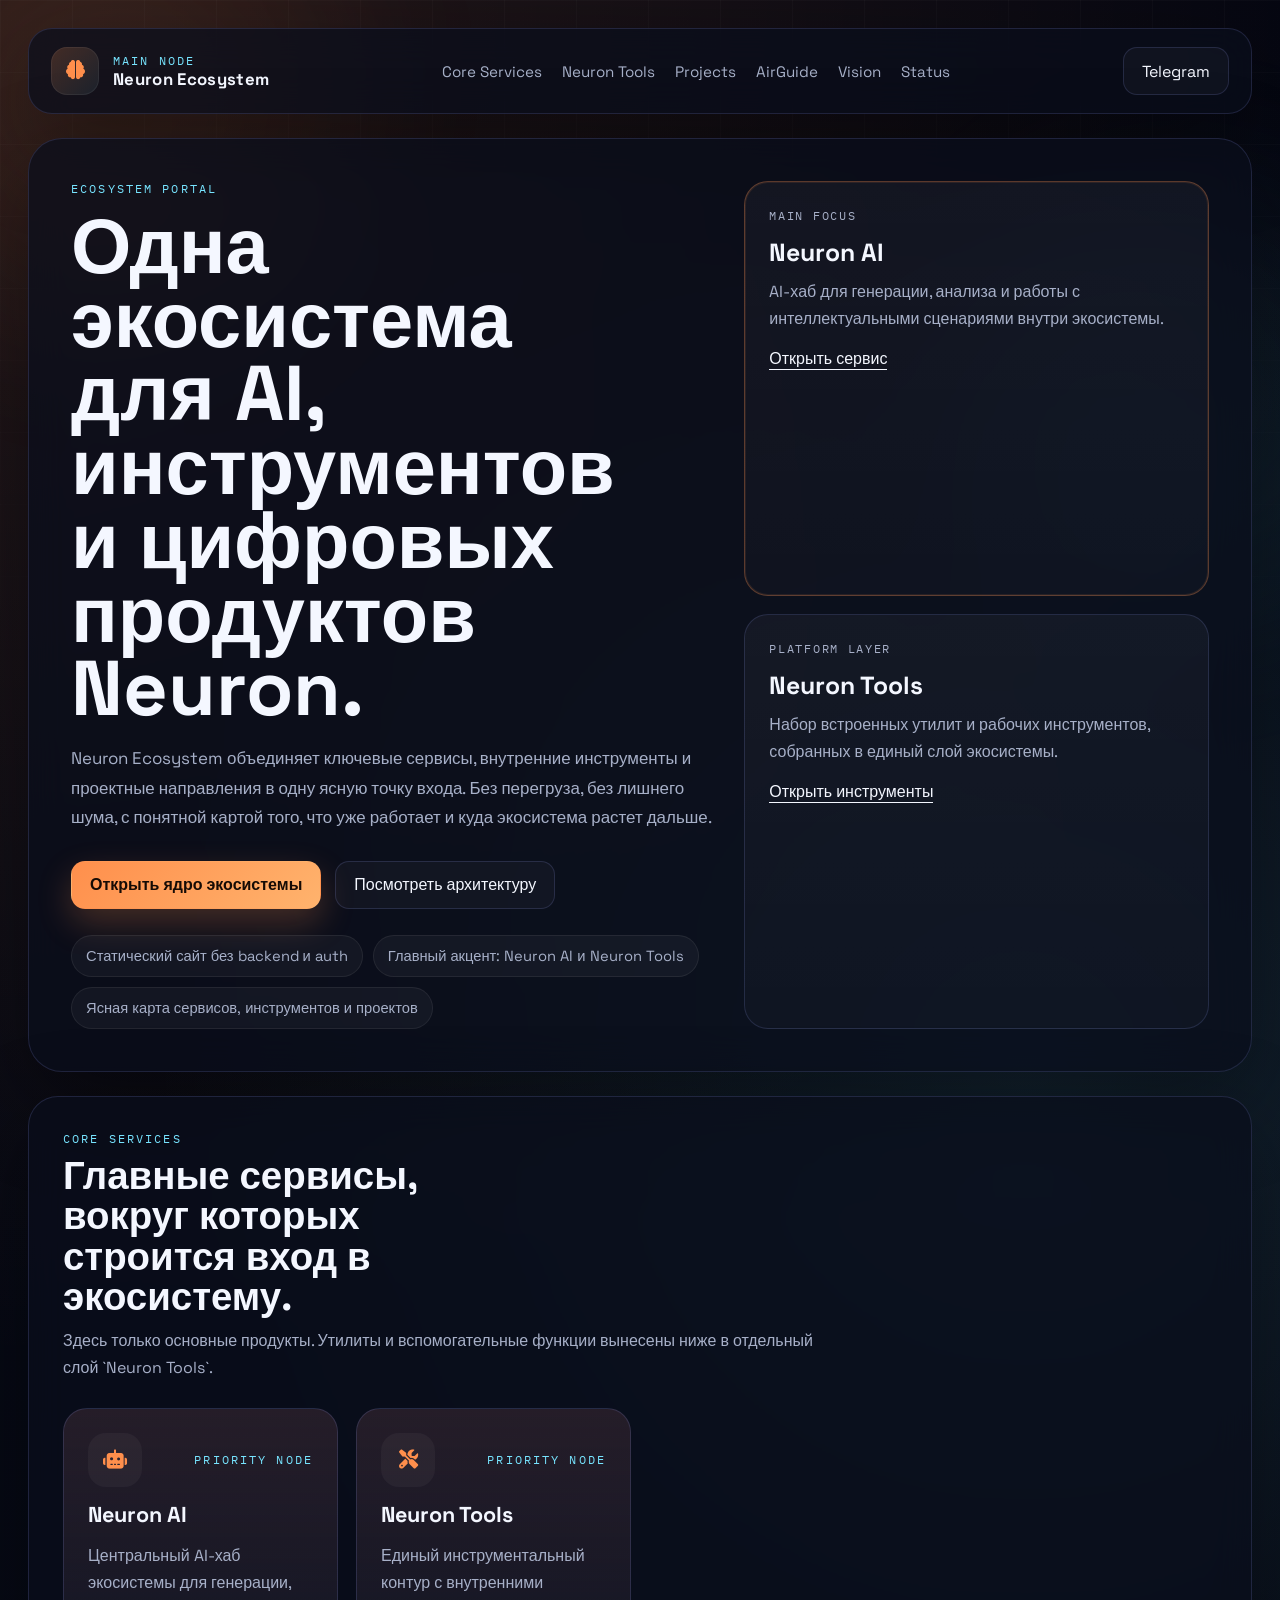
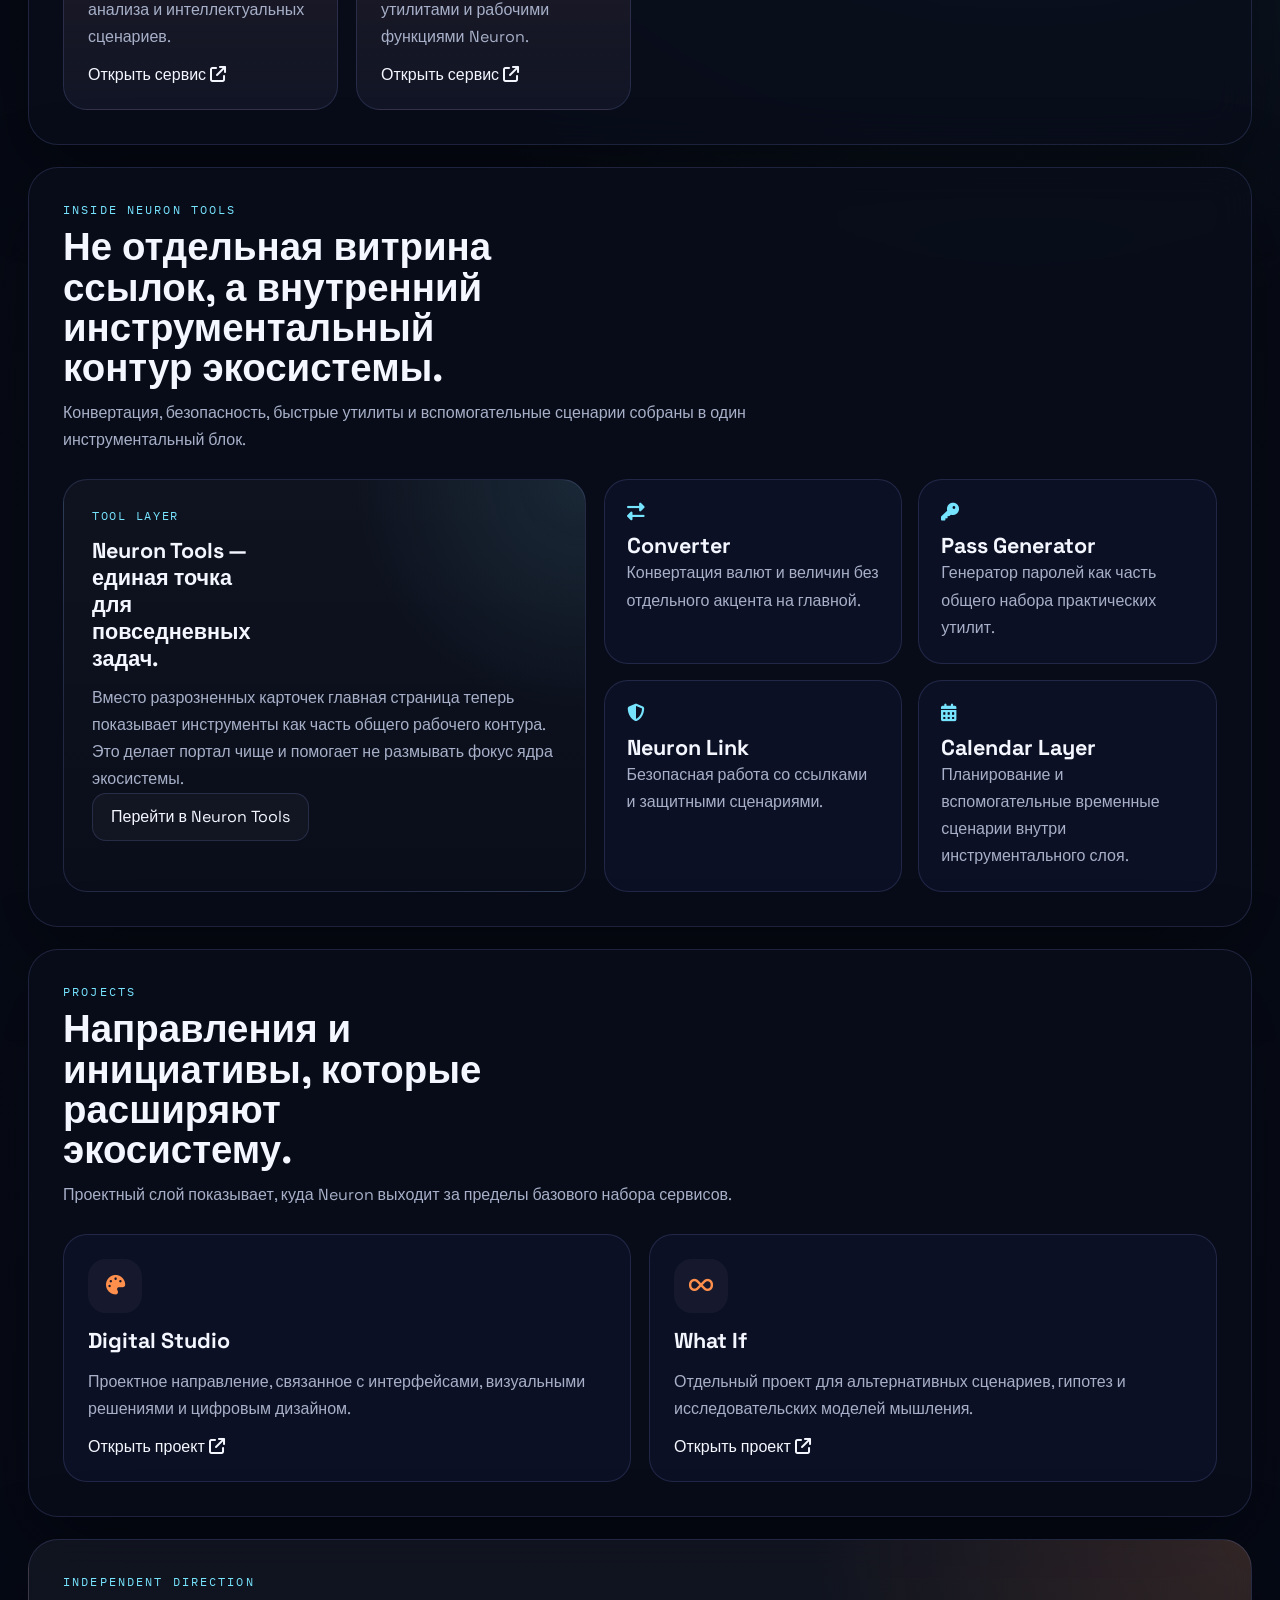
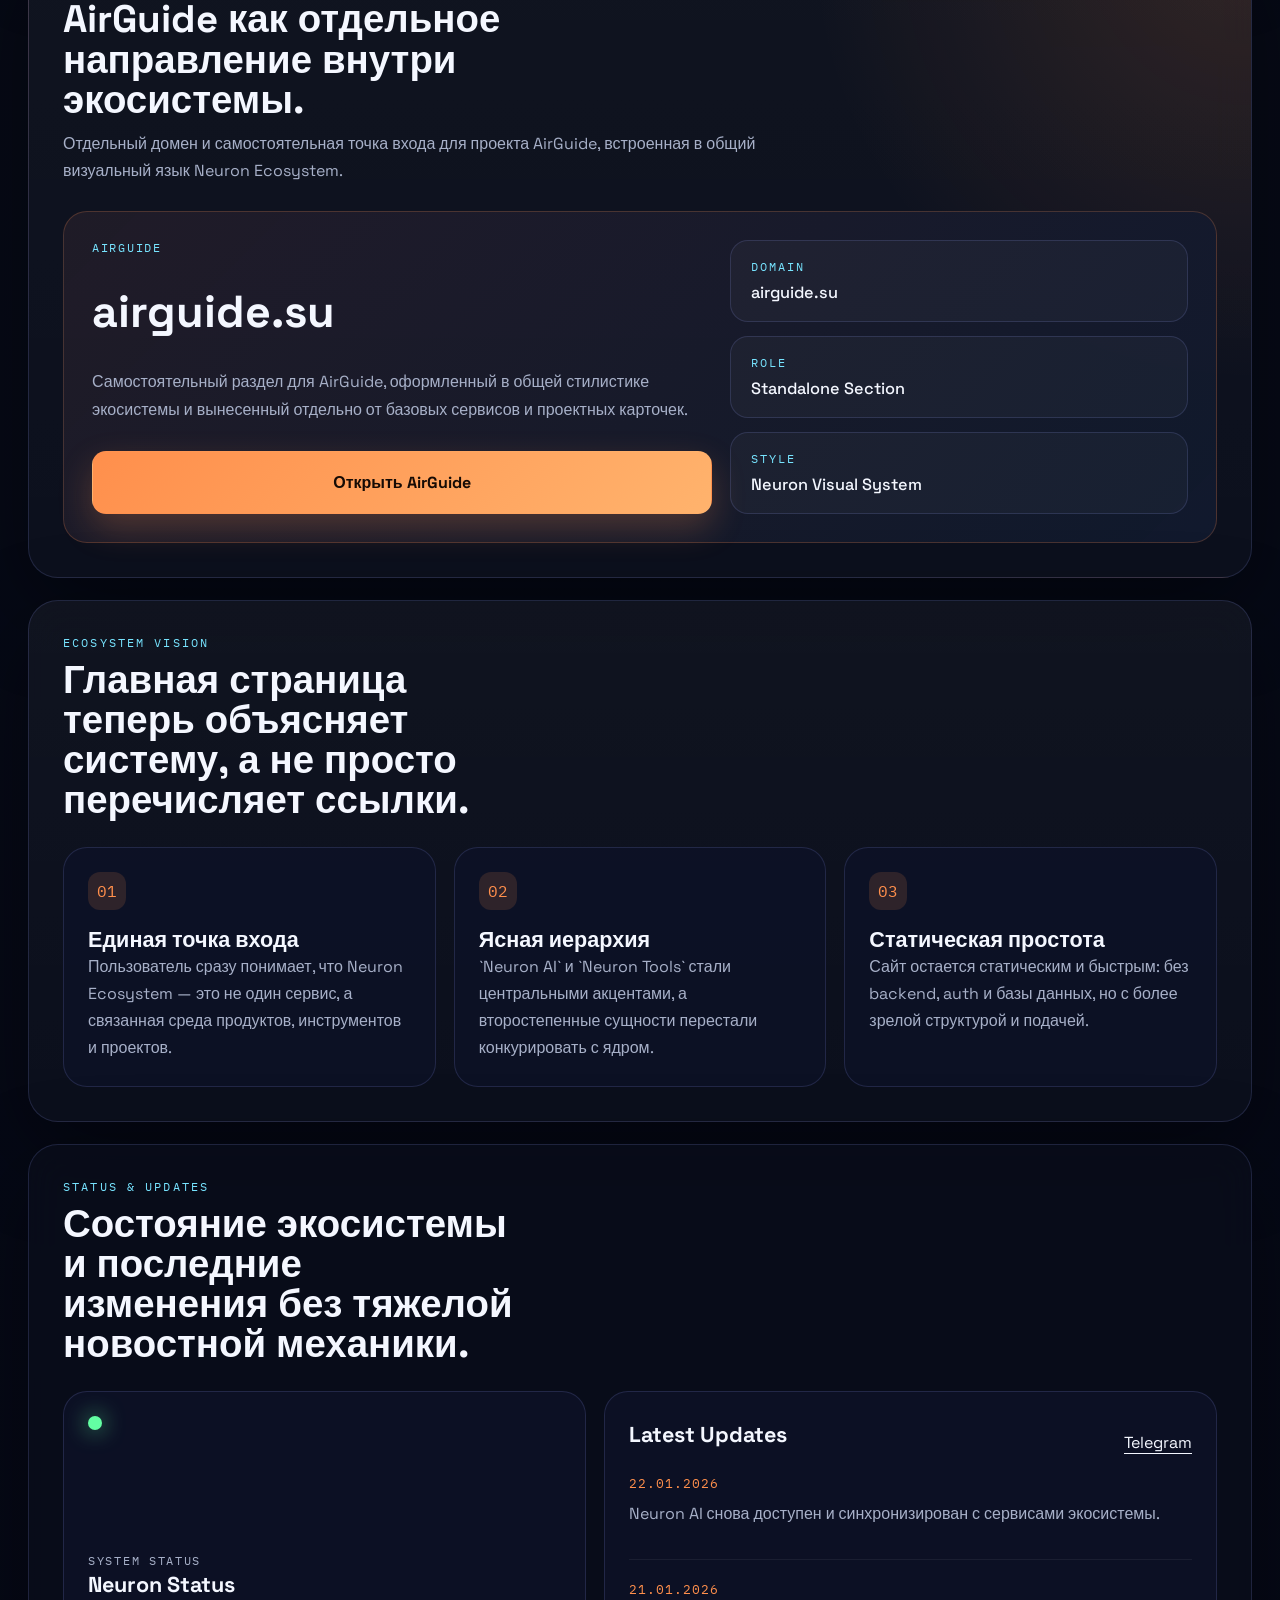
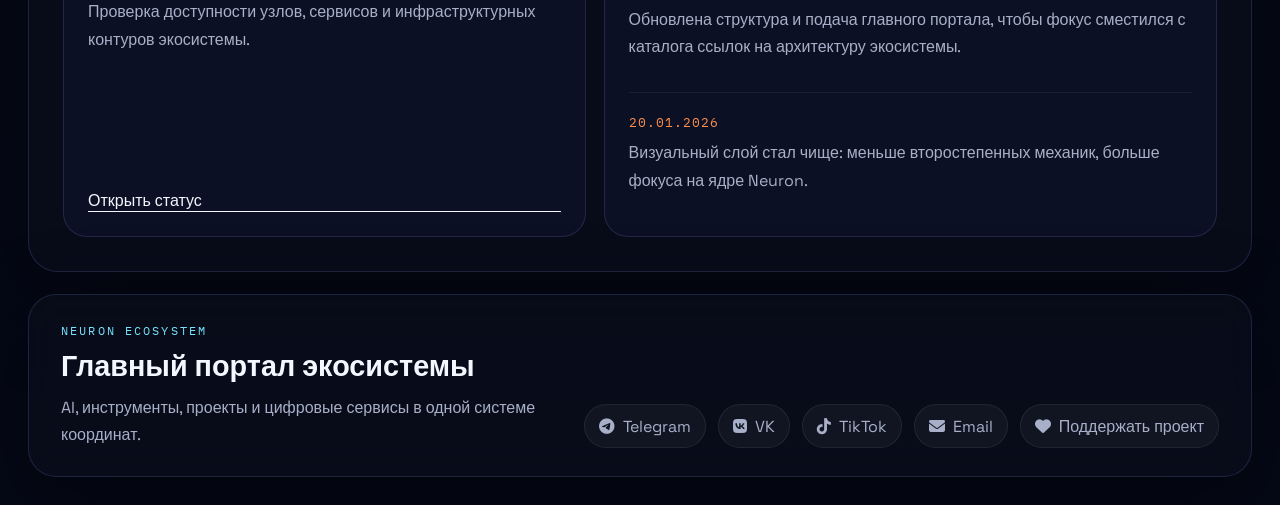
<file: index.html>
﻿<!DOCTYPE html>
<html lang="ru">
<head>
    <meta charset="UTF-8">
    <meta name="viewport" content="width=device-width, initial-scale=1.0">
    <title>Neuron Ecosystem | Main Node</title>
    <meta name="description" content="Главная точка входа в Neuron Ecosystem: AI, инструменты, проекты и статус экосистемы.">
    <link rel="preconnect" href="https://fonts.googleapis.com">
    <link rel="preconnect" href="https://fonts.gstatic.com" crossorigin>
    <link href="https://fonts.googleapis.com/css2?family=Space+Grotesk:wght@400;500;700&family=IBM+Plex+Mono:wght@400;500&display=swap" rel="stylesheet">
    <link rel="stylesheet" href="https://cdnjs.cloudflare.com/ajax/libs/font-awesome/6.4.0/css/all.min.css">
    <link rel="stylesheet" href="styles.css">
</head>
<body>
    <div class="page-shell">
        <div class="orb orb-a"></div>
        <div class="orb orb-b"></div>
        <div class="grid-glow"></div>

        <header class="site-header">
            <div class="brand-mark">
                <span class="brand-icon"><i class="fas fa-brain"></i></span>
                <div>
                    <p class="eyebrow">Main Node</p>
                    <a href="#hero" class="brand-name">Neuron Ecosystem</a>
                </div>
            </div>

            <nav class="top-nav" aria-label="Основная навигация">
                <a href="#core-services">Core Services</a>
                <a href="#tools">Neuron Tools</a>
                <a href="#projects">Projects</a>
                <a href="#airguide">AirGuide</a>
                <a href="#vision">Vision</a>
                <a href="#status">Status</a>
            </nav>

            <a class="header-cta" href="https://t.me/neuron_ecosystem" target="_blank" rel="noreferrer">Telegram</a>
        </header>

        <main>
            <section class="hero-section" id="hero">
                <div class="hero-copy">
                    <p class="eyebrow">Ecosystem Portal</p>
                    <h1>Одна экосистема для AI, инструментов и цифровых продуктов Neuron.</h1>
                    <p class="hero-text">
                        Neuron Ecosystem объединяет ключевые сервисы, внутренние инструменты и проектные направления в одну ясную точку входа.
                        Без перегруза, без лишнего шума, с понятной картой того, что уже работает и куда экосистема растет дальше.
                    </p>
                    <div class="hero-actions">
                        <a class="primary-btn" href="#core-services">Открыть ядро экосистемы</a>
                        <a class="secondary-btn" href="#vision">Посмотреть архитектуру</a>
                    </div>
                    <ul class="hero-signals" id="hero-signals"></ul>
                </div>

                <aside class="hero-panel">
                    <div class="signal-card signal-card-main">
                        <p class="signal-label">Main Focus</p>
                        <h2>Neuron AI</h2>
                        <p>AI-хаб для генерации, анализа и работы с интеллектуальными сценариями внутри экосистемы.</p>
                        <a href="https://neuron-ai-eta.vercel.app/" target="_blank" rel="noreferrer">Открыть сервис</a>
                    </div>

                    <div class="signal-card">
                        <p class="signal-label">Platform Layer</p>
                        <h2>Neuron Tools</h2>
                        <p>Набор встроенных утилит и рабочих инструментов, собранных в единый слой экосистемы.</p>
                        <a href="https://tools.neuron-p2p.ru" target="_blank" rel="noreferrer">Открыть инструменты</a>
                    </div>
                </aside>
            </section>

            <section class="section-block" id="core-services">
                <div class="section-heading">
                    <p class="eyebrow">Core Services</p>
                    <h2>Главные сервисы, вокруг которых строится вход в экосистему.</h2>
                    <p>Здесь только основные продукты. Утилиты и вспомогательные функции вынесены ниже в отдельный слой `Neuron Tools`.</p>
                </div>
                <div class="core-grid" id="core-grid"></div>
            </section>

            <section class="section-block tools-section" id="tools">
                <div class="section-heading">
                    <p class="eyebrow">Inside Neuron Tools</p>
                    <h2>Не отдельная витрина ссылок, а внутренний инструментальный контур экосистемы.</h2>
                    <p>Конвертация, безопасность, быстрые утилиты и вспомогательные сценарии собраны в один инструментальный блок.</p>
                </div>

                <div class="tools-layout">
                    <article class="tools-spotlight">
                        <div class="tools-badge">Tool Layer</div>
                        <h3>Neuron Tools — единая точка для повседневных задач.</h3>
                        <p>
                            Вместо разрозненных карточек главная страница теперь показывает инструменты как часть общего рабочего контура.
                            Это делает портал чище и помогает не размывать фокус ядра экосистемы.
                        </p>
                        <a class="secondary-btn" href="https://tools.neuron-p2p.ru" target="_blank" rel="noreferrer">Перейти в Neuron Tools</a>
                    </article>

                    <div class="tools-list" id="tools-list"></div>
                </div>
            </section>

            <section class="section-block" id="projects">
                <div class="section-heading">
                    <p class="eyebrow">Projects</p>
                    <h2>Направления и инициативы, которые расширяют экосистему.</h2>
                    <p>Проектный слой показывает, куда Neuron выходит за пределы базового набора сервисов.</p>
                </div>
                <div class="projects-grid" id="projects-grid"></div>
            </section>

            <section class="section-block airguide-section" id="airguide">
                <div class="section-heading">
                    <p class="eyebrow">Independent Direction</p>
                    <h2>AirGuide как отдельное направление внутри экосистемы.</h2>
                    <p>Отдельный домен и самостоятельная точка входа для проекта AirGuide, встроенная в общий визуальный язык Neuron Ecosystem.</p>
                </div>

                <article class="airguide-card">
                    <div class="airguide-copy">
                        <div class="tools-badge">AirGuide</div>
                        <h3>airguide.su</h3>
                        <p>
                            Самостоятельный раздел для AirGuide, оформленный в общей стилистике экосистемы и вынесенный отдельно от базовых сервисов и проектных карточек.
                        </p>
                        <a class="primary-btn" href="https://airguide.su" target="_blank" rel="noreferrer">Открыть AirGuide</a>
                    </div>

                    <div class="airguide-meta">
                        <div class="airguide-chip">
                            <span class="eyebrow">Domain</span>
                            <strong>airguide.su</strong>
                        </div>
                        <div class="airguide-chip">
                            <span class="eyebrow">Role</span>
                            <strong>Standalone Section</strong>
                        </div>
                        <div class="airguide-chip">
                            <span class="eyebrow">Style</span>
                            <strong>Neuron Visual System</strong>
                        </div>
                    </div>
                </article>
            </section>

            <section class="section-block vision-section" id="vision">
                <div class="section-heading">
                    <p class="eyebrow">Ecosystem Vision</p>
                    <h2>Главная страница теперь объясняет систему, а не просто перечисляет ссылки.</h2>
                </div>

                <div class="vision-grid">
                    <article class="vision-card">
                        <span>01</span>
                        <h3>Единая точка входа</h3>
                        <p>Пользователь сразу понимает, что Neuron Ecosystem — это не один сервис, а связанная среда продуктов, инструментов и проектов.</p>
                    </article>
                    <article class="vision-card">
                        <span>02</span>
                        <h3>Ясная иерархия</h3>
                        <p>`Neuron AI` и `Neuron Tools` стали центральными акцентами, а второстепенные сущности перестали конкурировать с ядром.</p>
                    </article>
                    <article class="vision-card">
                        <span>03</span>
                        <h3>Статическая простота</h3>
                        <p>Сайт остается статическим и быстрым: без backend, auth и базы данных, но с более зрелой структурой и подачей.</p>
                    </article>
                </div>
            </section>

            <section class="section-block status-section" id="status">
                <div class="section-heading">
                    <p class="eyebrow">Status & Updates</p>
                    <h2>Состояние экосистемы и последние изменения без тяжелой новостной механики.</h2>
                </div>

                <div class="status-layout">
                    <article class="status-card">
                        <div class="status-ping"></div>
                        <div>
                            <p class="status-label">System Status</p>
                            <h3>Neuron Status</h3>
                            <p>Проверка доступности узлов, сервисов и инфраструктурных контуров экосистемы.</p>
                        </div>
                        <a href="https://status.neuron-p2p.ru" target="_blank" rel="noreferrer">Открыть статус</a>
                    </article>

                    <div class="updates-card">
                        <div class="updates-head">
                            <h3>Latest Updates</h3>
                            <a href="https://t.me/neuron_ecosystem" target="_blank" rel="noreferrer">Telegram</a>
                        </div>
                        <div class="updates-list" id="updates-list"></div>
                    </div>
                </div>
            </section>
        </main>

        <footer class="site-footer">
            <div>
                <p class="eyebrow">Neuron Ecosystem</p>
                <h2>Главный портал экосистемы</h2>
                <p class="footer-copy">AI, инструменты, проекты и цифровые сервисы в одной системе координат.</p>
            </div>

            <div class="footer-links">
                <a href="https://t.me/neuron_ecosystem" target="_blank" rel="noreferrer"><i class="fab fa-telegram"></i> Telegram</a>
                <a href="https://vk.com/club233118101" target="_blank" rel="noreferrer"><i class="fab fa-vk"></i> VK</a>
                <a href="https://www.tiktok.com/@neuron_eco" target="_blank" rel="noreferrer"><i class="fab fa-tiktok"></i> TikTok</a>
                <a href="mailto:wertq6306@gmail.com"><i class="fas fa-envelope"></i> Email</a>
                <a href="https://yoomoney.ru/to/4100119394883694" target="_blank" rel="noreferrer"><i class="fas fa-heart"></i> Поддержать проект</a>
            </div>
        </footer>
    </div>

    <script src="data/services.js"></script>
    <script src="main.js"></script>
</body>
</html>
</file>
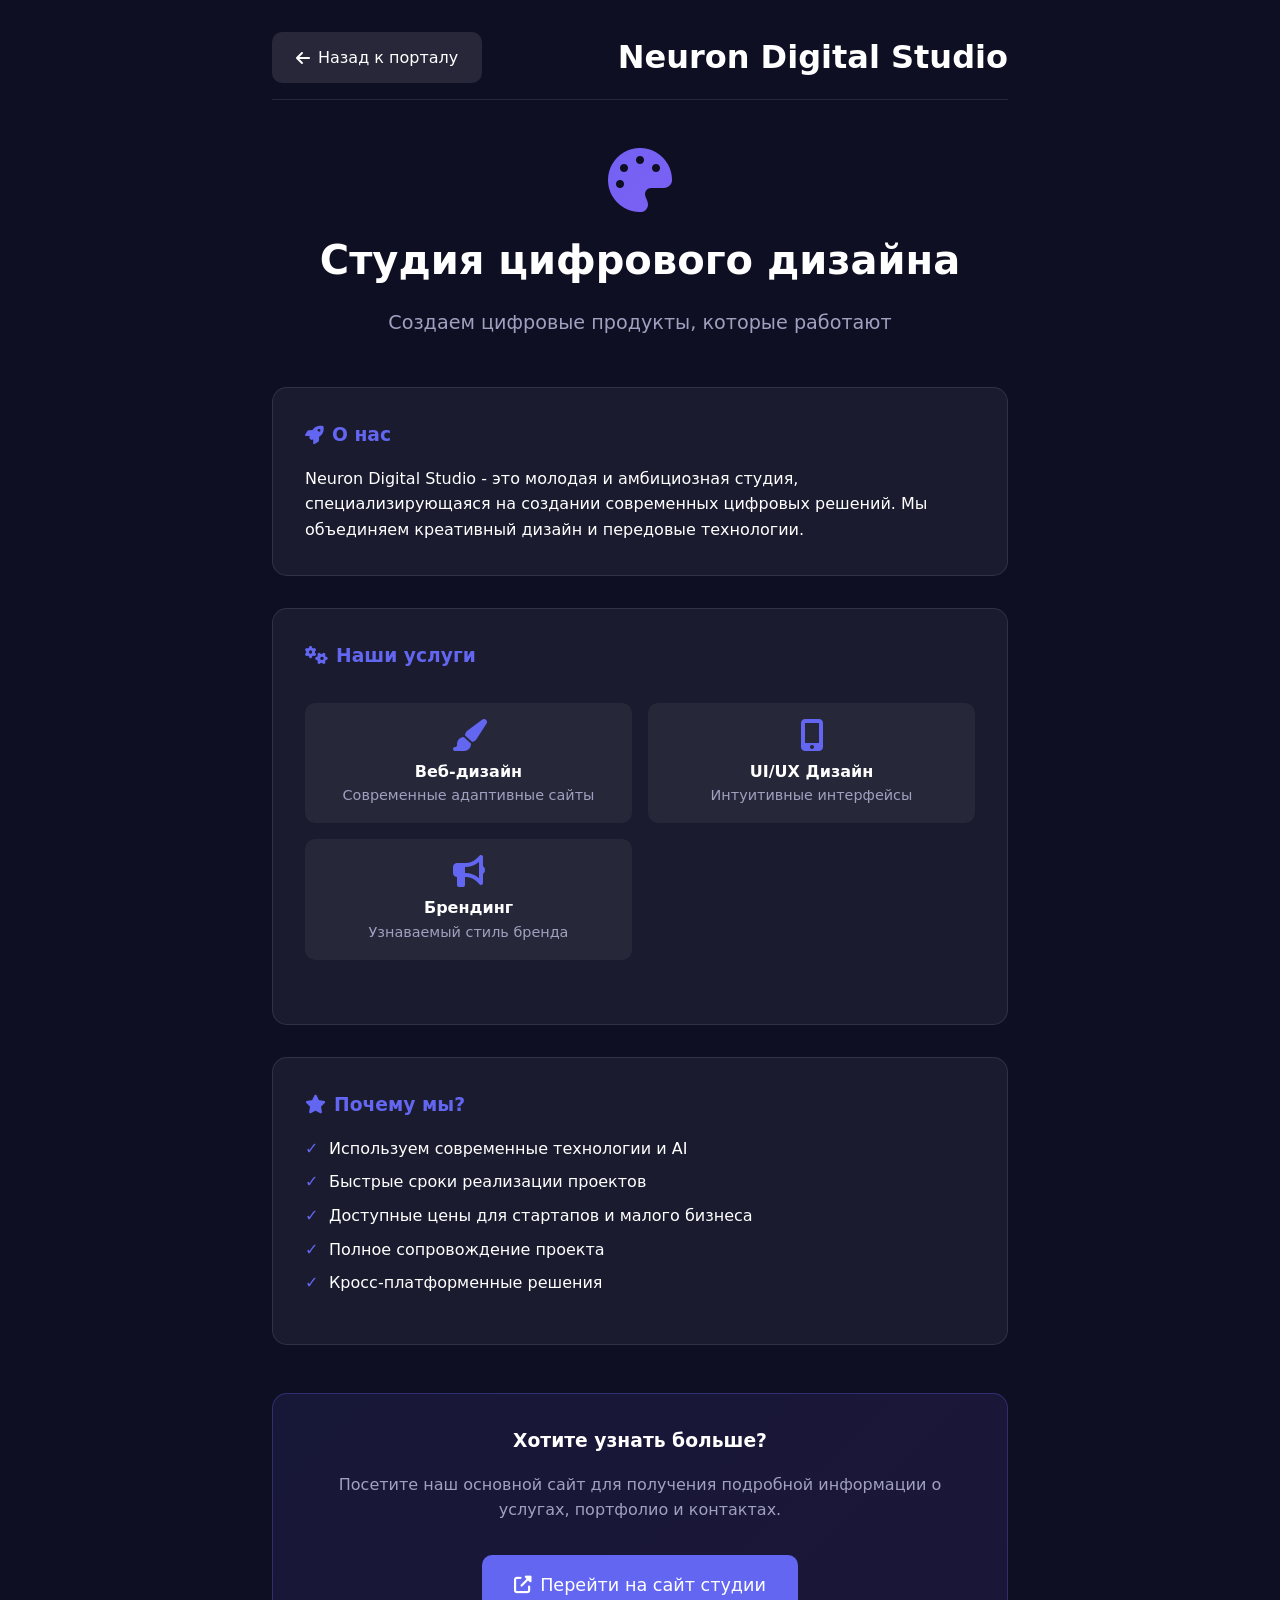
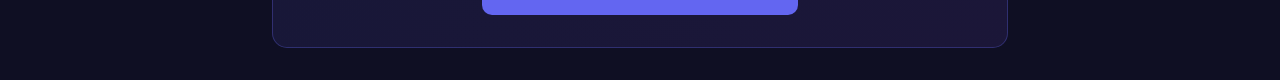
<file: studio.html>
<script>
// Принудительный редирект на HTTPS
if (location.protocol !== 'https:' && location.hostname !== 'localhost') {
    location.replace(https:${location.href.substring(location.protocol.length)});
}
</script>
<!DOCTYPE html>
<html lang="ru">
<head>
    <meta charset="UTF-8">
    <meta name="viewport" content="width=device-width, initial-scale=1.0">
    <title>Neuron Digital Studio</title>
    <link rel="stylesheet" href="https://cdnjs.cloudflare.com/ajax/libs/font-awesome/6.4.0/css/all.min.css">
    <style>
        * {
            margin: 0;
            padding: 0;
            box-sizing: border-box;
        }

        :root {
            --primary: #6366f1;
            --primary-dark: #4f46e5;
            --bg: #0f0f23;
            --card-bg: #1a1b2e;
            --text: #ffffff;
            --text-secondary: #a0a0c0;
        }

        body {
            background: var(--bg);
            color: var(--text);
            font-family: 'Segoe UI', system-ui, sans-serif;
            min-height: 100vh;
            line-height: 1.6;
        }

        .container {
            max-width: 800px;
            margin: 0 auto;
            padding: 2rem;
        }

        .header {
            display: flex;
            justify-content: space-between;
            align-items: center;
            margin-bottom: 3rem;
            padding-bottom: 1rem;
            border-bottom: 1px solid rgba(255,255,255,0.1);
        }

        .back-btn {
            background: rgba(255,255,255,0.1);
            color: var(--text);
            border: none;
            padding: 0.8rem 1.5rem;
            border-radius: 10px;
            cursor: pointer;
            text-decoration: none;
            display: inline-flex;
            align-items: center;
            gap: 0.5rem;
            transition: all 0.3s ease;
        }

        .back-btn:hover {
            background: rgba(255,255,255,0.2);
        }

        .studio-hero {
            text-align: center;
            margin-bottom: 3rem;
            animation: fadeInUp 1s ease;
        }

        .studio-icon {
            font-size: 4rem;
            margin-bottom: 1rem;
            background: linear-gradient(135deg, var(--primary), #8b5cf6);
            -webkit-background-clip: text;
            -webkit-text-fill-color: transparent;
        }

        .info-card {
            background: var(--card-bg);
            border-radius: 15px;
            padding: 2rem;
            margin-bottom: 2rem;
            border: 1px solid rgba(255,255,255,0.1);
            animation: fadeInUp 0.8s ease;
        }

        .info-card h3 {
            color: var(--primary);
            margin-bottom: 1rem;
            display: flex;
            align-items: center;
            gap: 0.5rem;
        }

        .services-grid {
            display: grid;
            grid-template-columns: repeat(auto-fit, minmax(250px, 1fr));
            gap: 1rem;
            margin: 2rem 0;
        }

        .service-item {
            background: rgba(255,255,255,0.05);
            padding: 1rem;
            border-radius: 10px;
            text-align: center;
            transition: all 0.3s ease;
        }

        .service-item:hover {
            background: rgba(99, 102, 241, 0.1);
            transform: translateY(-2px);
        }

        .cta-section {
            text-align: center;
            margin-top: 3rem;
            padding: 2rem;
            background: linear-gradient(135deg, rgba(99, 102, 241, 0.1), rgba(139, 92, 246, 0.1));
            border-radius: 15px;
            border: 1px solid rgba(99, 102, 241, 0.3);
        }

        .cta-button {
            background: var(--primary);
            color: white;
            border: none;
            padding: 1rem 2rem;
            border-radius: 10px;
            font-size: 1.1rem;
            cursor: pointer;
            text-decoration: none;
            display: inline-flex;
            align-items: center;
            gap: 0.5rem;
            margin-top: 1rem;
            transition: all 0.3s ease;
        }

        .cta-button:hover {
            background: var(--primary-dark);
            transform: translateY(-2px);
            box-shadow: 0 10px 20px rgba(99, 102, 241, 0.3);
        }

        @keyframes fadeInUp {
            from {
                opacity: 0;
                transform: translateY(30px);
            }
            to {
                opacity: 1;
                transform: translateY(0);
            }
        }

        .feature-list {
            list-style: none;
            margin: 1rem 0;
        }

        .feature-list li {
            margin: 0.5rem 0;
            padding-left: 1.5rem;
            position: relative;
        }

        .feature-list li:before {
            content: '✓';
            position: absolute;
            left: 0;
            color: var(--primary);
            font-weight: bold;
        }

        @media (max-width: 768px) {
            .container {
                padding: 1rem;
            }
            
            .header {
                flex-direction: column;
                gap: 1rem;
                text-align: center;
            }
            
            .services-grid {
                grid-template-columns: 1fr;
            }
        }
    </style>
</head>
<body>
    <div class="container">
        <div class="header">
            <a href="index.html" class="back-btn">
                <i class="fas fa-arrow-left"></i> Назад к порталу
            </a>
            <h1>Neuron Digital Studio</h1>
        </div>

        <div class="studio-hero">
            <div class="studio-icon">
                <i class="fas fa-palette"></i>
            </div>
            <h2 style="font-size: 2.5rem; margin-bottom: 1rem;">Студия цифрового дизайна</h2>
            <p style="color: var(--text-secondary); font-size: 1.2rem;">
                Создаем цифровые продукты, которые работают
            </p>
        </div>

        <div class="info-card">
            <h3><i class="fas fa-rocket"></i> О нас</h3>
            <p>Neuron Digital Studio - это молодая и амбициозная студия, специализирующаяся на создании современных цифровых решений. Мы объединяем креативный дизайн и передовые технологии.</p>
        </div>

        <div class="info-card">
            <h3><i class="fas fa-cogs"></i> Наши услуги</h3>
            <div class="services-grid">
                <div class="service-item">
                    <i class="fas fa-paint-brush" style="color: var(--primary); font-size: 2rem; margin-bottom: 0.5rem;"></i>
                    <h4>Веб-дизайн</h4>
                    <p style="color: var(--text-secondary); font-size: 0.9rem;">Современные адаптивные сайты</p>
                </div>
                <div class="service-item">
                    <i class="fas fa-mobile-alt" style="color: var(--primary); font-size: 2rem; margin-bottom: 0.5rem;"></i>
                    <h4>UI/UX Дизайн</h4>
                    <p style="color: var(--text-secondary); font-size: 0.9rem;">Интуитивные интерфейсы</p>
                </div>
                <div class="service-item">
                    <i class="fas fa-bullhorn" style="color: var(--primary); font-size: 2rem; margin-bottom: 0.5rem;"></i>
                    <h4>Брендинг</h4>
                    <p style="color: var(--text-secondary); font-size: 0.9rem;">Узнаваемый стиль бренда</p>
                </div>
            </div>
        </div>

        <div class="info-card">
            <h3><i class="fas fa-star"></i> Почему мы?</h3>
            <ul class="feature-list">
                <li>Используем современные технологии и AI</li>
                <li>Быстрые сроки реализации проектов</li>
                <li>Доступные цены для стартапов и малого бизнеса</li>
                <li>Полное сопровождение проекта</li>
                <li>Кросс-платформенные решения</li>
            </ul>
        </div>

        <div class="cta-section">
            <h3 style="margin-bottom: 1rem;">Хотите узнать больше?</h3>
            <p style="color: var(--text-secondary); margin-bottom: 1rem;">
                Посетите наш основной сайт для получения подробной информации о услугах, портфолио и контактах.
            </p>
            <a href="http://neurondigital.tilda.ws" target="_blank" class="cta-button">
                <i class="fas fa-external-link-alt"></i> Перейти на сайт студии
            </a>
        </div>
    </div>

    <script>
        // Плавная анимация появления элементов
        document.addEventListener('DOMContentLoaded', function() {
            const cards = document.querySelectorAll('.info-card, .cta-section');
            cards.forEach((card, index) => {
                card.style.animationDelay = `${index * 0.2}s`;
            });
        });
    </script>
</body>
</html>
</file>
<file: styles.css>
﻿:root {
    --bg: #050816;
    --bg-soft: rgba(11, 16, 34, 0.82);
    --panel: rgba(10, 14, 28, 0.74);
    --panel-strong: rgba(14, 18, 38, 0.92);
    --line: rgba(151, 163, 255, 0.16);
    --line-strong: rgba(255, 145, 77, 0.38);
    --text: #f4f7ff;
    --text-dim: #a7b0c8;
    --accent: #ff8f4c;
    --accent-soft: rgba(255, 143, 76, 0.14);
    --cyan: #77e4ff;
    --cyan-soft: rgba(119, 228, 255, 0.12);
    --shadow: 0 30px 90px rgba(0, 0, 0, 0.38);
}

* {
    box-sizing: border-box;
    margin: 0;
    padding: 0;
}

html {
    scroll-behavior: smooth;
}

body {
    min-height: 100vh;
    background:
        radial-gradient(circle at top left, rgba(255, 143, 76, 0.14), transparent 25%),
        radial-gradient(circle at 80% 20%, rgba(119, 228, 255, 0.12), transparent 20%),
        linear-gradient(180deg, #040611 0%, #070b16 42%, #050816 100%);
    color: var(--text);
    font-family: "Space Grotesk", "Segoe UI", sans-serif;
    overflow-x: hidden;
}

a {
    color: inherit;
    text-decoration: none;
}

button,
input {
    font: inherit;
}

.page-shell {
    position: relative;
    max-width: 1280px;
    margin: 0 auto;
    padding: 28px;
}

.orb,
.grid-glow {
    pointer-events: none;
    position: fixed;
    inset: auto;
    z-index: -1;
}

.orb {
    width: 440px;
    height: 440px;
    border-radius: 50%;
    filter: blur(90px);
    opacity: 0.55;
}

.orb-a {
    top: -120px;
    left: -100px;
    background: rgba(255, 143, 76, 0.16);
}

.orb-b {
    right: -120px;
    top: 20%;
    background: rgba(119, 228, 255, 0.12);
}

.grid-glow {
    inset: 0;
    background-image:
        linear-gradient(rgba(255, 255, 255, 0.03) 1px, transparent 1px),
        linear-gradient(90deg, rgba(255, 255, 255, 0.03) 1px, transparent 1px);
    background-size: 72px 72px;
    mask-image: linear-gradient(180deg, rgba(0, 0, 0, 0.75), transparent 90%);
}

.site-header,
.site-footer,
.section-block,
.hero-section {
    position: relative;
    border: 1px solid var(--line);
    background: var(--panel);
    backdrop-filter: blur(18px);
    box-shadow: var(--shadow);
}

.site-header {
    display: flex;
    align-items: center;
    justify-content: space-between;
    gap: 24px;
    padding: 18px 22px;
    border-radius: 24px;
    margin-bottom: 24px;
}

.brand-mark {
    display: flex;
    align-items: center;
    gap: 14px;
}

.brand-icon {
    width: 48px;
    height: 48px;
    display: inline-flex;
    align-items: center;
    justify-content: center;
    border-radius: 16px;
    background: linear-gradient(135deg, rgba(255, 143, 76, 0.2), rgba(119, 228, 255, 0.08));
    color: var(--accent);
    font-size: 1.2rem;
    box-shadow: inset 0 0 0 1px rgba(255, 255, 255, 0.06);
}

.brand-name {
    font-size: 1.05rem;
    font-weight: 700;
    letter-spacing: 0.02em;
}

.eyebrow {
    color: var(--cyan);
    font-family: "IBM Plex Mono", monospace;
    font-size: 0.74rem;
    letter-spacing: 0.18em;
    text-transform: uppercase;
}

.top-nav {
    display: flex;
    gap: 20px;
    flex-wrap: wrap;
    justify-content: center;
}

.top-nav a,
.header-cta,
.primary-btn,
.secondary-btn,
.status-card a,
.signal-card a,
.updates-head a,
.card-link,
.project-card {
    transition: transform 180ms ease, border-color 180ms ease, background 180ms ease, color 180ms ease;
}

.top-nav a {
    color: var(--text-dim);
    font-size: 0.95rem;
}

.top-nav a:hover {
    color: var(--text);
}

.header-cta,
.primary-btn,
.secondary-btn {
    display: inline-flex;
    align-items: center;
    justify-content: center;
    min-height: 48px;
    padding: 0 18px;
    border-radius: 14px;
    border: 1px solid transparent;
}

.header-cta,
.secondary-btn {
    background: rgba(255, 255, 255, 0.03);
    border-color: var(--line);
}

.header-cta:hover,
.secondary-btn:hover,
.status-card a:hover,
.signal-card a:hover,
.updates-head a:hover {
    transform: translateY(-2px);
    border-color: var(--line-strong);
}

.primary-btn {
    background: linear-gradient(135deg, #ff8f4c, #ffb36d);
    color: #160b05;
    font-weight: 700;
    box-shadow: 0 14px 34px rgba(255, 143, 76, 0.24);
}

.primary-btn:hover {
    transform: translateY(-2px);
}

.hero-section {
    display: grid;
    grid-template-columns: minmax(0, 1.25fr) minmax(340px, 0.9fr);
    gap: 28px;
    padding: 42px;
    border-radius: 34px;
    margin-bottom: 24px;
}

.hero-copy h1 {
    font-size: clamp(2.7rem, 7vw, 4.85rem);
    line-height: 0.95;
    max-width: 11ch;
    margin: 14px 0 18px;
}

.hero-text {
    max-width: 700px;
    color: var(--text-dim);
    font-size: 1.06rem;
    line-height: 1.75;
}

.hero-actions {
    display: flex;
    gap: 14px;
    flex-wrap: wrap;
    margin: 28px 0 26px;
}

.hero-signals {
    display: flex;
    flex-wrap: wrap;
    gap: 10px;
    list-style: none;
}

.hero-signals li {
    padding: 11px 14px;
    border-radius: 999px;
    background: rgba(255, 255, 255, 0.04);
    border: 1px solid rgba(255, 255, 255, 0.07);
    color: var(--text-dim);
    font-size: 0.92rem;
}

.hero-panel {
    display: grid;
    gap: 18px;
}

.signal-card {
    padding: 24px;
    border-radius: 24px;
    background: linear-gradient(180deg, rgba(255, 255, 255, 0.04), rgba(255, 255, 255, 0.02));
    border: 1px solid var(--line);
}

.signal-card-main {
    border-color: rgba(255, 143, 76, 0.32);
    box-shadow: inset 0 0 0 1px rgba(255, 143, 76, 0.1);
}

.signal-label,
.status-label,
.tools-badge {
    color: var(--cyan);
    font-family: "IBM Plex Mono", monospace;
    font-size: 0.76rem;
    letter-spacing: 0.14em;
    text-transform: uppercase;
}

.signal-card h2 {
    font-size: 1.55rem;
    margin: 10px 0 10px;
}

.signal-card p {
    color: var(--text-dim);
    line-height: 1.7;
}

.signal-card a,
.status-card a,
.updates-head a {
    display: inline-flex;
    margin-top: 16px;
    border-bottom: 1px solid currentColor;
    color: var(--text);
}

.section-block {
    padding: 34px;
    border-radius: 30px;
    margin-bottom: 22px;
}

.section-heading {
    display: grid;
    gap: 10px;
    margin-bottom: 26px;
}

.section-heading h2 {
    font-size: clamp(1.65rem, 3vw, 2.7rem);
    max-width: 18ch;
    line-height: 1.05;
}

.section-heading p:last-child {
    max-width: 760px;
    color: var(--text-dim);
    line-height: 1.7;
}

.core-grid,
.projects-grid,
.vision-grid {
    display: grid;
    gap: 18px;
}

.core-grid {
    grid-template-columns: repeat(4, minmax(0, 1fr));
}

.projects-grid {
    grid-template-columns: repeat(2, minmax(0, 1fr));
}

.vision-grid {
    grid-template-columns: repeat(3, minmax(0, 1fr));
}

.card-link,
.project-card,
.vision-card,
.tool-item,
.tools-spotlight,
.status-card,
.updates-card {
    border-radius: 24px;
    border: 1px solid var(--line);
    background: var(--panel-strong);
}

.card-link,
.project-card {
    display: flex;
    flex-direction: column;
    gap: 14px;
    min-height: 230px;
    padding: 24px;
}

.card-link:hover,
.project-card:hover {
    transform: translateY(-5px);
    border-color: var(--line-strong);
}

.card-link.is-primary {
    background:
        linear-gradient(180deg, rgba(255, 143, 76, 0.1), rgba(17, 21, 37, 0.96)),
        var(--panel-strong);
}

.card-link-head {
    display: flex;
    align-items: center;
    justify-content: space-between;
    gap: 12px;
}

.card-icon {
    width: 54px;
    height: 54px;
    border-radius: 18px;
    display: inline-flex;
    align-items: center;
    justify-content: center;
    background: rgba(255, 255, 255, 0.04);
    color: var(--accent);
    font-size: 1.2rem;
}

.card-link h3,
.project-card h3,
.vision-card h3,
.tools-spotlight h3,
.status-card h3,
.updates-head h3,
.tool-item h3 {
    font-size: 1.35rem;
}

.card-link p,
.project-card p,
.vision-card p,
.tool-item p,
.tools-spotlight p,
.status-card p,
.updates-item p {
    color: var(--text-dim);
    line-height: 1.7;
}

.card-link .card-arrow,
.project-card .card-arrow {
    margin-top: auto;
    color: var(--text);
}

.tools-section {
    overflow: hidden;
}

.tools-layout,
.status-layout {
    display: grid;
    gap: 18px;
    grid-template-columns: minmax(0, 0.92fr) minmax(0, 1.08fr);
}

.airguide-section {
    background:
        radial-gradient(circle at top right, rgba(255, 143, 76, 0.14), transparent 32%),
        linear-gradient(180deg, rgba(255, 255, 255, 0.03), rgba(255, 255, 255, 0.015)),
        var(--panel);
}

.airguide-card {
    display: grid;
    gap: 18px;
    grid-template-columns: minmax(0, 1.15fr) minmax(260px, 0.85fr);
    padding: 28px;
    border-radius: 24px;
    border: 1px solid rgba(255, 143, 76, 0.22);
    background:
        linear-gradient(135deg, rgba(255, 143, 76, 0.08), rgba(119, 228, 255, 0.04)),
        var(--panel-strong);
}

.airguide-copy {
    display: grid;
    gap: 14px;
}

.airguide-copy h3 {
    font-size: clamp(1.8rem, 4vw, 2.8rem);
}

.airguide-copy p {
    max-width: 60ch;
    color: var(--text-dim);
    line-height: 1.7;
}

.airguide-meta {
    display: grid;
    gap: 14px;
}

.airguide-chip {
    display: grid;
    gap: 8px;
    padding: 18px 20px;
    border-radius: 18px;
    border: 1px solid var(--line);
    background: rgba(255, 255, 255, 0.03);
}

.airguide-chip strong {
    font-size: 1.02rem;
    font-weight: 500;
}

.tools-spotlight {
    padding: 28px;
    background:
        radial-gradient(circle at top right, rgba(119, 228, 255, 0.1), transparent 35%),
        linear-gradient(180deg, rgba(255, 255, 255, 0.03), rgba(255, 255, 255, 0.01));
}

.tools-spotlight h3 {
    margin: 14px 0 12px;
    max-width: 13ch;
}

.tools-list {
    display: grid;
    grid-template-columns: repeat(2, minmax(0, 1fr));
    gap: 16px;
}

.tool-item {
    padding: 22px;
}

.tool-item i {
    color: var(--cyan);
    font-size: 1.1rem;
    margin-bottom: 12px;
}

.vision-section {
    background:
        linear-gradient(180deg, rgba(255, 255, 255, 0.03), rgba(255, 255, 255, 0.01)),
        var(--panel);
}

.vision-card {
    padding: 24px;
}

.vision-card span {
    display: inline-flex;
    width: 38px;
    height: 38px;
    border-radius: 12px;
    align-items: center;
    justify-content: center;
    background: var(--accent-soft);
    color: var(--accent);
    margin-bottom: 16px;
    font-family: "IBM Plex Mono", monospace;
}

.status-card {
    display: flex;
    flex-direction: column;
    justify-content: space-between;
    gap: 18px;
    padding: 24px;
}

.status-ping {
    width: 14px;
    height: 14px;
    border-radius: 999px;
    background: #63ffa3;
    box-shadow: 0 0 22px rgba(99, 255, 163, 0.8);
}

.updates-card {
    padding: 24px;
}

.updates-head {
    display: flex;
    align-items: center;
    justify-content: space-between;
    gap: 12px;
    margin-bottom: 18px;
}

.updates-list {
    display: grid;
    gap: 14px;
}

.updates-item {
    padding: 18px 0;
    border-top: 1px solid rgba(255, 255, 255, 0.06);
}

.updates-item:first-child {
    border-top: 0;
    padding-top: 0;
}

.updates-item time {
    display: inline-block;
    margin-bottom: 8px;
    color: var(--accent);
    font-family: "IBM Plex Mono", monospace;
    font-size: 0.8rem;
    letter-spacing: 0.08em;
}

.site-footer {
    display: flex;
    align-items: flex-end;
    justify-content: space-between;
    gap: 24px;
    padding: 28px 32px;
    border-radius: 28px;
}

.site-footer h2 {
    margin: 10px 0 10px;
    font-size: 1.8rem;
}

.footer-copy {
    color: var(--text-dim);
    max-width: 480px;
    line-height: 1.7;
}

.footer-links {
    display: flex;
    gap: 12px;
    flex-wrap: wrap;
    justify-content: flex-end;
}

.footer-links a {
    display: inline-flex;
    gap: 8px;
    align-items: center;
    min-height: 44px;
    padding: 0 14px;
    border-radius: 999px;
    background: rgba(255, 255, 255, 0.04);
    border: 1px solid rgba(255, 255, 255, 0.07);
    color: var(--text-dim);
}

.footer-links a:hover {
    color: var(--text);
    border-color: var(--line-strong);
}

@media (max-width: 1100px) {
    .hero-section,
    .airguide-card,
    .tools-layout,
    .status-layout,
    .site-footer {
        grid-template-columns: 1fr;
        display: grid;
    }

    .core-grid {
        grid-template-columns: repeat(2, minmax(0, 1fr));
    }

    .vision-grid {
        grid-template-columns: 1fr;
    }
}

@media (max-width: 820px) {
    .page-shell {
        padding: 16px;
    }

    .site-header,
    .hero-section,
    .section-block,
    .site-footer {
        padding: 22px;
    }

    .site-header {
        flex-direction: column;
        align-items: flex-start;
    }

    .top-nav {
        justify-content: flex-start;
    }

    .hero-copy h1 {
        max-width: none;
        font-size: clamp(2.2rem, 14vw, 3.5rem);
    }

    .core-grid,
    .projects-grid,
    .tools-list {
        grid-template-columns: 1fr;
    }

    .footer-links {
        justify-content: flex-start;
    }
}
</file>
